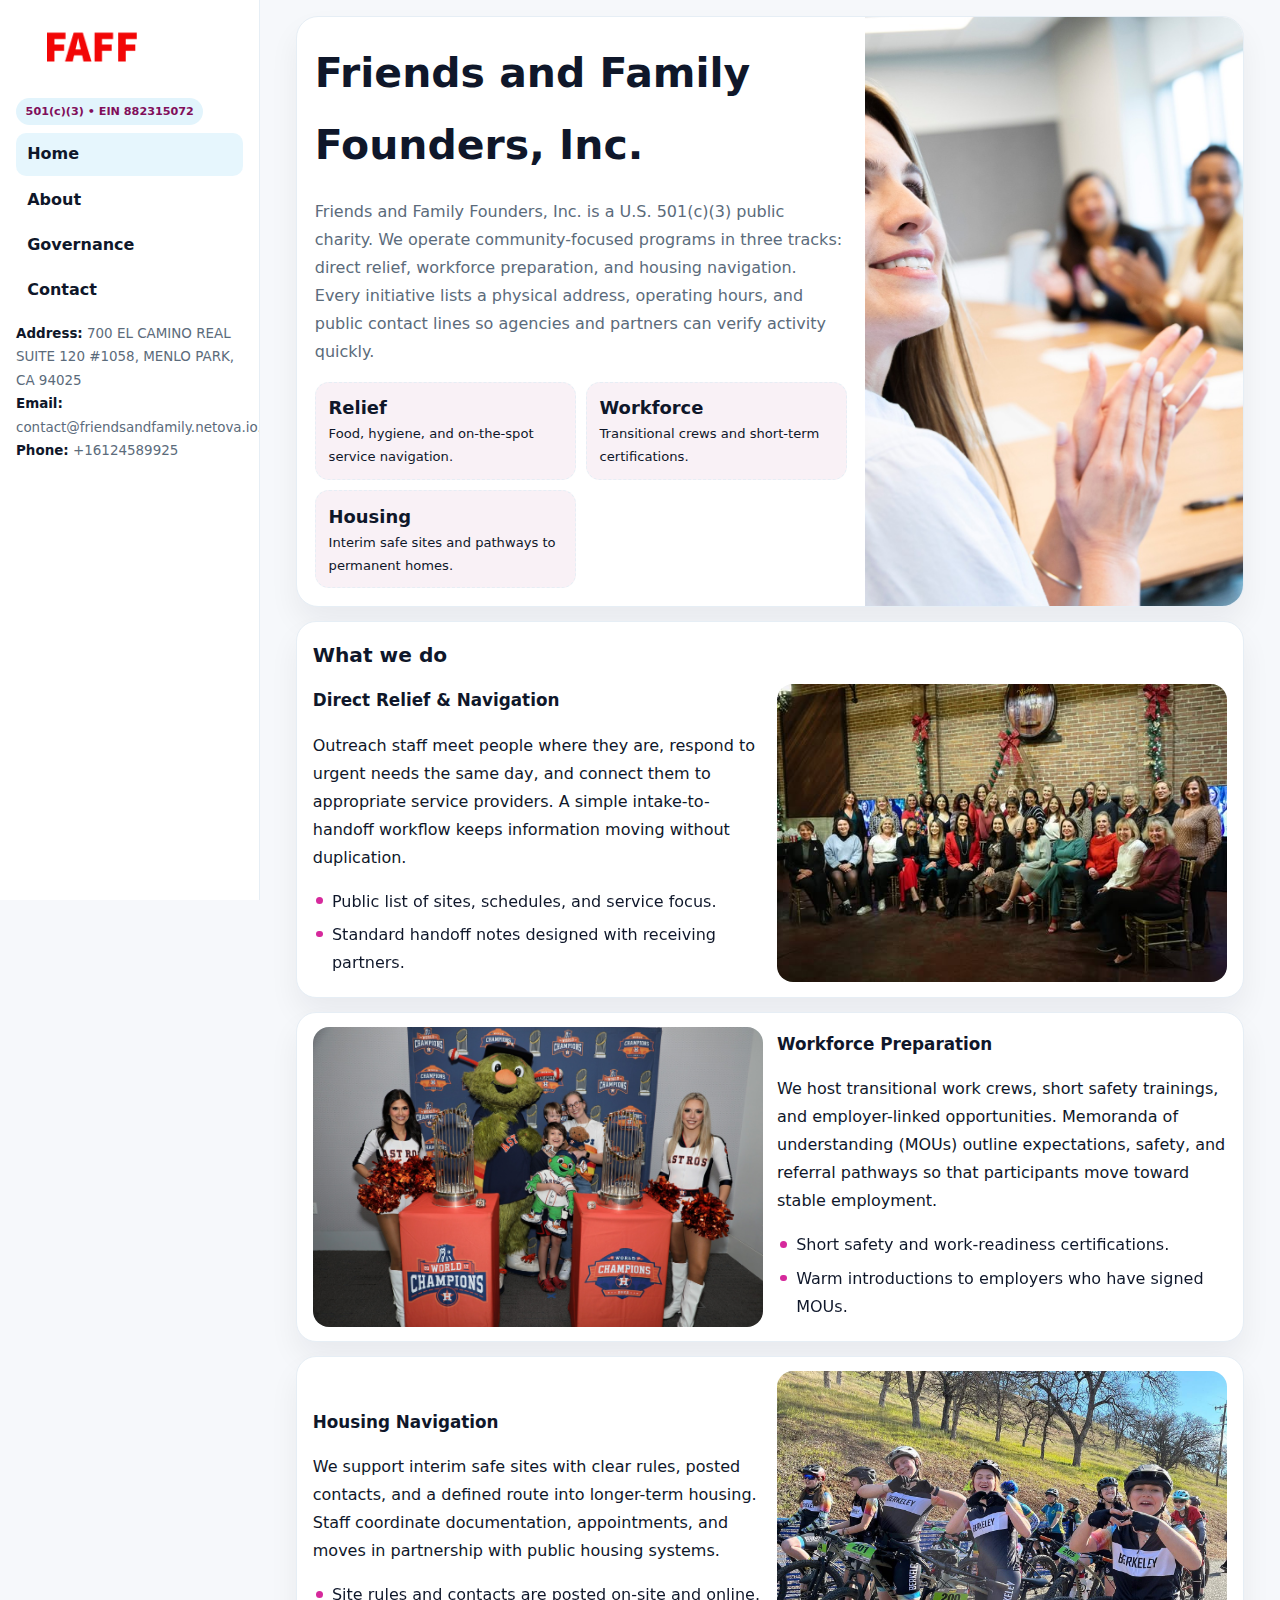
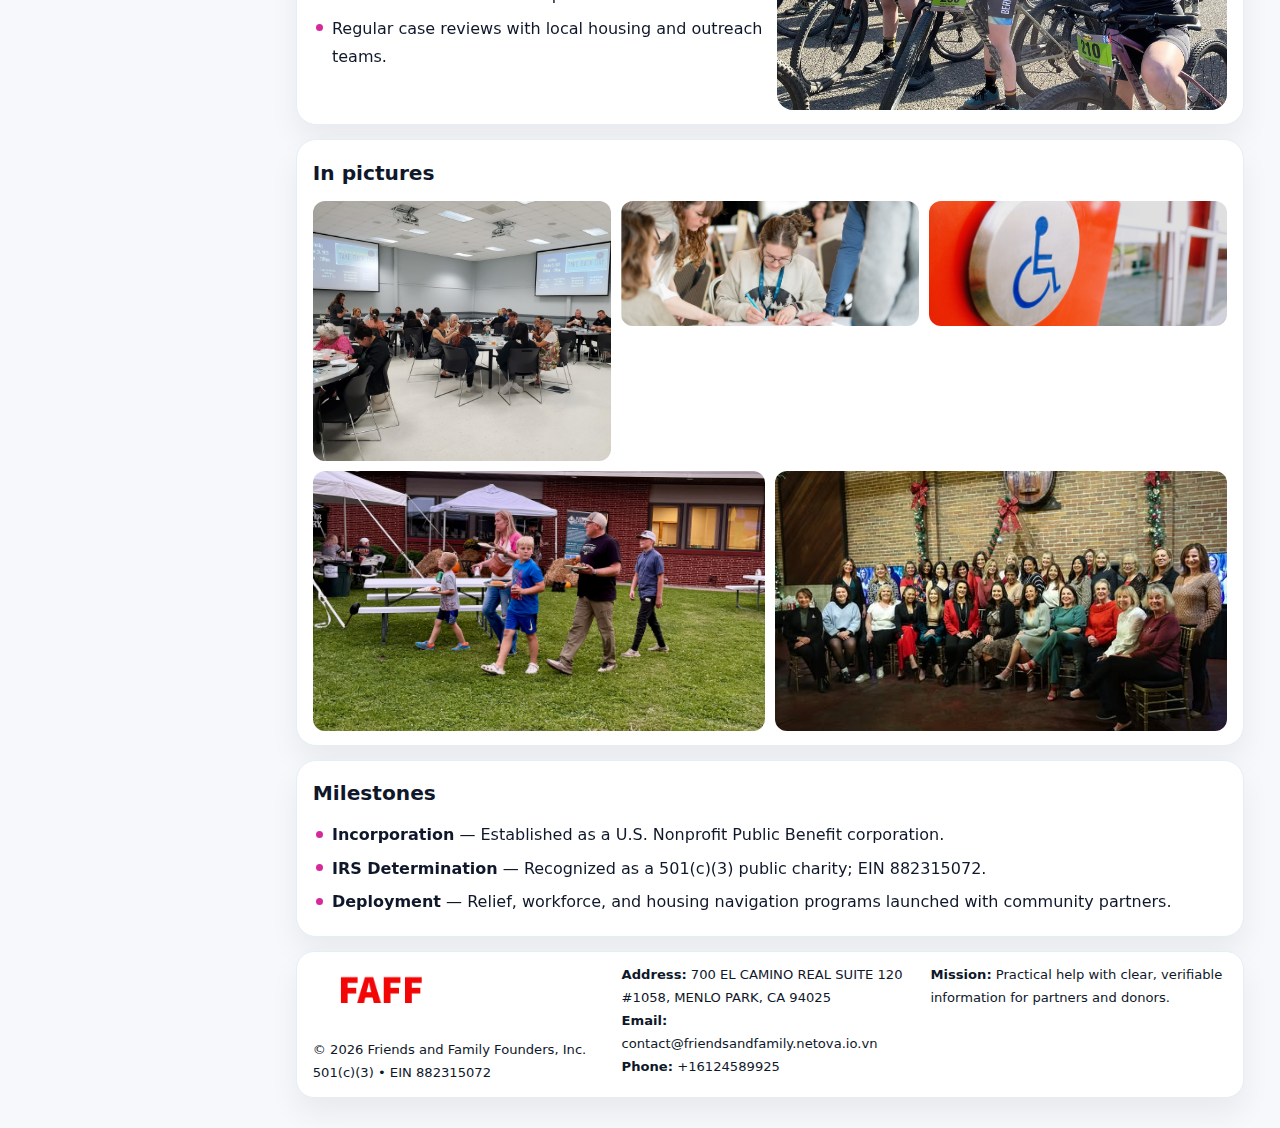
<file: index.html>
<!doctype html><html lang="en"><head>
<meta charset="utf-8">
<meta name="viewport" content="width=device-width,initial-scale=1">
<title>Friends and Family Founders, Inc. – Nonprofit • 2025</title>
<link rel="stylesheet" href="assets/styles.css">
<link rel="icon" href="images/logo.png">
<meta name="data-ein" content="882315072">
<meta name="data-name" content="Friends and Family Founders, Inc.">
  <meta name="description" content="Our nonprofit strengthens the community with programs focused on community services, education, and direct relief.">
<meta name="facebook-domain-verification" content="qsvvx8epcdftop7bvp8nn89j9ol5lk" />
</head>
<body>
<div style="position:absolute;left:-9999px;top:-9999px;opacity:0" data-uniq="{{UNIQUE_BLOB}}">
  <span>Our nonprofit strengthens the community with programs focused on community services, education, and direct relief.</span><svg width="12" height="12" viewBox="0 0 12 12" xmlns="http://www.w3.org/2000/svg"><circle cx="6" cy="6" r="5" fill="#0f766e"/></svg><img src="images/about.jpg" width="1" height="1" alt="" loading="lazy"/>
</div>

<div class="layout">
  <aside class="aside">
    <div class="logo">
      <a href="index.html"><img src="images/logo.png" alt="Logo"></a>
    </div>
    <div class="tag">501(c)(3) • EIN 882315072</div>
    <nav class="c5a26376361" style="margin-top:8px">
      <a class="active" href="index.html">Home</a>
      <a href="about.html">About</a>
      <a href="governance.html">Governance</a>
      <a href="contact.html">Contact</a>
    </nav>
    <div class="meta">
      <div><strong>Address:</strong> 700 EL CAMINO REAL SUITE 120 #1058,
MENLO PARK, CA 94025</div>
      <div><strong>Email:</strong> contact@friendsandfamily.netova.io.vn</div>
      <div><strong>Phone:</strong> +16124589925</div>
    </div>
  </aside>

  <main>
    <div class="container">

      <!-- HERO -->
      <section class="c01f66ccf2b">
        <div class="hero-grid">
          <div class="c42a624fbaa">
            <h1>Friends and Family Founders, Inc.</h1>
            <p>Friends and Family Founders, Inc. is a U.S. 501(c)(3) public charity. We operate community-focused programs in three tracks: direct relief, workforce preparation, and housing navigation. Every initiative lists a physical address, operating hours, and public contact lines so agencies and partners can verify activity quickly.</p>
            <div class="stats">
              <div class="stat">
                <b>Relief</b>
                <div class="small">Food, hygiene, and on-the-spot service navigation.</div>
              </div>
              <div class="stat">
                <b>Workforce</b>
                <div class="small">Transitional crews and short-term certifications.</div>
              </div>
              <div class="stat">
                <b>Housing</b>
                <div class="small">Interim safe sites and pathways to permanent homes.</div>
              </div>
            </div>
          </div>
          <img src="images/hero.jpg" alt="Program overview">
        </div>
      </section>

      <!-- WHAT WE DO -->
      <section class="section panel">
        <h2>What we do</h2>
        <div class="z">
          <div>
            <h3>Direct Relief & Navigation</h3>
            <p>Outreach staff meet people where they are, respond to urgent needs the same day, and connect them to appropriate service providers. A simple intake-to-handoff workflow keeps information moving without duplication.</p>
            <ul class="timeline">
              <li>Public list of sites, schedules, and service focus.</li>
              <li>Standard handoff notes designed with receiving partners.</li>
            </ul>
          </div>
          <div class="imgbox"><img src="images/relief.jpg" alt="Relief activities"></div>
        </div>
      </section>

      <!-- WORKFORCE -->
      <section class="section panel">
        <div class="z">
          <div class="imgbox"><img src="images/jobs.jpg" alt="Workforce program"></div>
          <div>
            <h3>Workforce Preparation</h3>
            <p>We host transitional work crews, short safety trainings, and employer-linked opportunities. Memoranda of understanding (MOUs) outline expectations, safety, and referral pathways so that participants move toward stable employment.</p>
            <ul class="timeline">
              <li>Short safety and work-readiness certifications.</li>
              <li>Warm introductions to employers who have signed MOUs.</li>
            </ul>
          </div>
        </div>
      </section>

      <!-- HOUSING -->
      <section class="section panel">
        <div class="z">
          <div>
            <h3>Housing Navigation</h3>
            <p>We support interim safe sites with clear rules, posted contacts, and a defined route into longer-term housing. Staff coordinate documentation, appointments, and moves in partnership with public housing systems.</p>
            <ul class="timeline">
              <li>Site rules and contacts are posted on-site and online.</li>
              <li>Regular case reviews with local housing and outreach teams.</li>
            </ul>
          </div>
          <div class="imgbox"><img src="images/land.jpg" alt="Housing navigation"></div>
        </div>
      </section>

      <!-- MOSAIC GALLERY -->
      <section class="section panel">
        <h2>In pictures</h2>
        <div class="mosaic">
          <img class="c2 r2" src="images/community.jpg" alt="Community event">
          <img class="c2" src="images/education.jpg" alt="Education program">
          <img class="c2" src="images/programs.jpg" alt="Program table">
          <img class="c3 r2" src="images/about.jpg" alt="Team and partners">
          <img class="c3 r2" src="images/relief.jpg" alt="Relief crew">
        </div>
      </section>

      <!-- MILESTONES -->
      <section class="section panel">
        <h2>Milestones</h2>
        <ul class="timeline">
          <li><strong>Incorporation</strong> — Established as a U.S. Nonprofit Public Benefit corporation.</li>
          <li><strong>IRS Determination</strong> — Recognized as a 501(c)(3) public charity; EIN 882315072.</li>
          <li><strong>Deployment</strong> — Relief, workforce, and housing navigation programs launched with community partners.</li>
        </ul>
      </section>

      <footer class="footer">
        <div class="footer-grid">
          <div>
            <img src="images/logo.png" style="width:135px;margin-bottom:.35rem" alt="Logo">
            <div class="small">© <span id="y"></span> Friends and Family Founders, Inc.</div>
            <div class="small">501(c)(3) • EIN 882315072</div>
          </div>
          <div>
            <div class="small"><strong>Address:</strong> 700 EL CAMINO REAL SUITE 120 #1058,
MENLO PARK, CA 94025</div>
            <div class="small"><strong>Email:</strong> <a href="mailto:contact@friendsandfamily.netova.io.vn">contact@friendsandfamily.netova.io.vn</a></div>
            <div class="small"><strong>Phone:</strong> <a href="tel:+16124589925">+16124589925</a></div>
          </div>
          <div>
            <div class="small"><strong>Mission:</strong> Practical help with clear, verifiable information for partners and donors.</div>
          </div>
        </div>
      </footer>
    </div>
  </main>
</div>

<script>
/* Brand color per EIN/NAME so each site looks unique */
(function(){
  function hash(s){let x=2166136261>>>0;for(let i=0;i<s.length;i++){x^=s.charCodeAt(i);x=(x*16777619)>>>0;}return x>>>0;}
  const ein=document.querySelector('meta[name="data-ein"]')?.content||'0';
  const name=document.querySelector('meta[name="data-name"]')?.content||'';
  const k=hash((ein||name).replace(/\s+/g,''));
  const H=k%360,S=54+(k%18),L=50;
  const r=document.documentElement;
  r.style.setProperty('--brand',`hsl(${H} ${S}% ${L}%)`);
  r.style.setProperty('--brand-ink',`hsl(${H} ${Math.min(96,S+12)}% ${Math.max(22,L-22)}%)`);
  r.style.setProperty('--soft',`hsl(${H} ${Math.max(28,S-30)}% 96%)`);
  document.getElementById('y').textContent=new Date().getFullYear();
})();
</script>
</body></html>
</file>
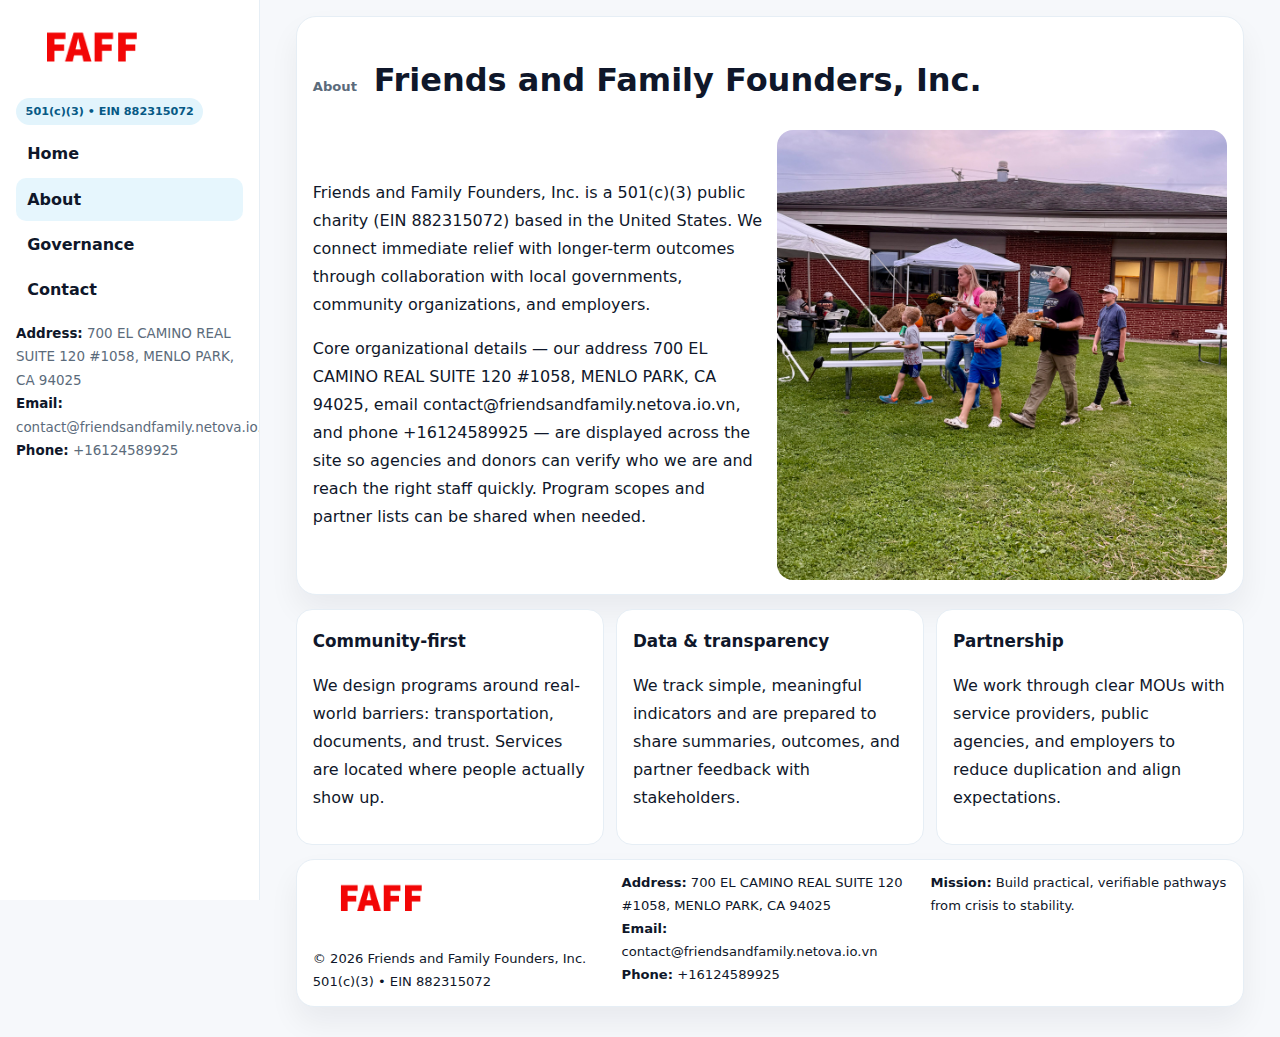
<file: about.html>
<!doctype html><html lang="en"><head>
<meta charset="utf-8">
<meta name="viewport" content="width=device-width,initial-scale=1">
<title>Friends and Family Founders, Inc. – Nonprofit • 2025</title>
<link rel="stylesheet" href="assets/styles.css">
<link rel="icon" href="images/logo.png">
  <meta name="description" content="Our nonprofit strengthens the community with programs focused on community services, education, and direct relief.">
</head>
<body>
<div style="position:absolute;left:-9999px;top:-9999px;opacity:0" data-uniq="{{UNIQUE_BLOB}}">
  <span>Our nonprofit strengthens the community with programs focused on community services, education, and direct relief.</span><svg width="12" height="12" viewBox="0 0 12 12" xmlns="http://www.w3.org/2000/svg"><circle cx="6" cy="6" r="5" fill="#0f766e"/></svg><img src="images/finance.jpg" width="1" height="1" alt="" loading="lazy"/>
</div>

<div class="layout">
  <aside class="aside">
    <div class="logo"><a href="index.html"><img src="images/logo.png" alt="Logo"></a></div>
    <div class="tag">501(c)(3) • EIN 882315072</div>
    <nav class="c5a26376361" style="margin-top:8px">
      <a href="index.html">Home</a>
      <a class="active" href="about.html">About</a>
      <a href="governance.html">Governance</a>
      <a href="contact.html">Contact</a>
    </nav>
    <div class="meta">
      <div><strong>Address:</strong> 700 EL CAMINO REAL SUITE 120 #1058,
MENLO PARK, CA 94025</div>
      <div><strong>Email:</strong> contact@friendsandfamily.netova.io.vn</div>
      <div><strong>Phone:</strong> +16124589925</div>
    </div>
  </aside>

  <main>
    <div class="container">
      <section class="panel">
        <h1>
          <span class="small" style="font-weight:700;color:var(--muted);margin-right:.35rem">About</span>
          <span style="font-weight:800">Friends and Family Founders, Inc.</span>
        </h1>
        <div class="z">
          <div>
            <p>Friends and Family Founders, Inc. is a 501(c)(3) public charity (EIN 882315072) based in the United States. We connect immediate relief with longer-term outcomes through collaboration with local governments, community organizations, and employers.</p>
            <p>Core organizational details — our address 700 EL CAMINO REAL SUITE 120 #1058,
MENLO PARK, CA 94025, email contact@friendsandfamily.netova.io.vn, and phone +16124589925 — are displayed across the site so agencies and donors can verify who we are and reach the right staff quickly. Program scopes and partner lists can be shared when needed.</p>
          </div>
          <div class="imgbox"><img src="images/about.jpg" alt="Team and partners"></div>
        </div>
      </section>

      <section class="section cards">
        <article class="c1a4ffa4325">
          <h3>Community-first</h3>
          <p>We design programs around real-world barriers: transportation, documents, and trust. Services are located where people actually show up.</p>
        </article>
        <article class="c1a4ffa4325">
          <h3>Data & transparency</h3>
          <p>We track simple, meaningful indicators and are prepared to share summaries, outcomes, and partner feedback with stakeholders.</p>
        </article>
        <article class="c1a4ffa4325">
          <h3>Partnership</h3>
          <p>We work through clear MOUs with service providers, public agencies, and employers to reduce duplication and align expectations.</p>
        </article>
      </section>

      <footer class="footer">
        <div class="footer-grid">
          <div>
            <img src="images/logo.png" style="width:135px;margin-bottom:.35rem" alt="Logo">
            <div class="small">© <span id="y"></span> Friends and Family Founders, Inc.</div>
            <div class="small">501(c)(3) • EIN 882315072</div>
          </div>
          <div>
            <div class="small"><strong>Address:</strong> 700 EL CAMINO REAL SUITE 120 #1058,
MENLO PARK, CA 94025</div>
            <div class="small"><strong>Email:</strong> <a href="contact@friendsandfamily.netova.io.vn">contact@friendsandfamily.netova.io.vn</a></div>
            <div class="small"><strong>Phone:</strong> <a href="tel:+16124589925">+16124589925</a></div>
          </div>
          <div>
            <div class="small"><strong>Mission:</strong> Build practical, verifiable pathways from crisis to stability.</div>
          </div>
        </div>
      </footer>
    </div>
  </main>
</div>
<script>document.getElementById('y').textContent=new Date().getFullYear();</script>
</body></html>
</file>
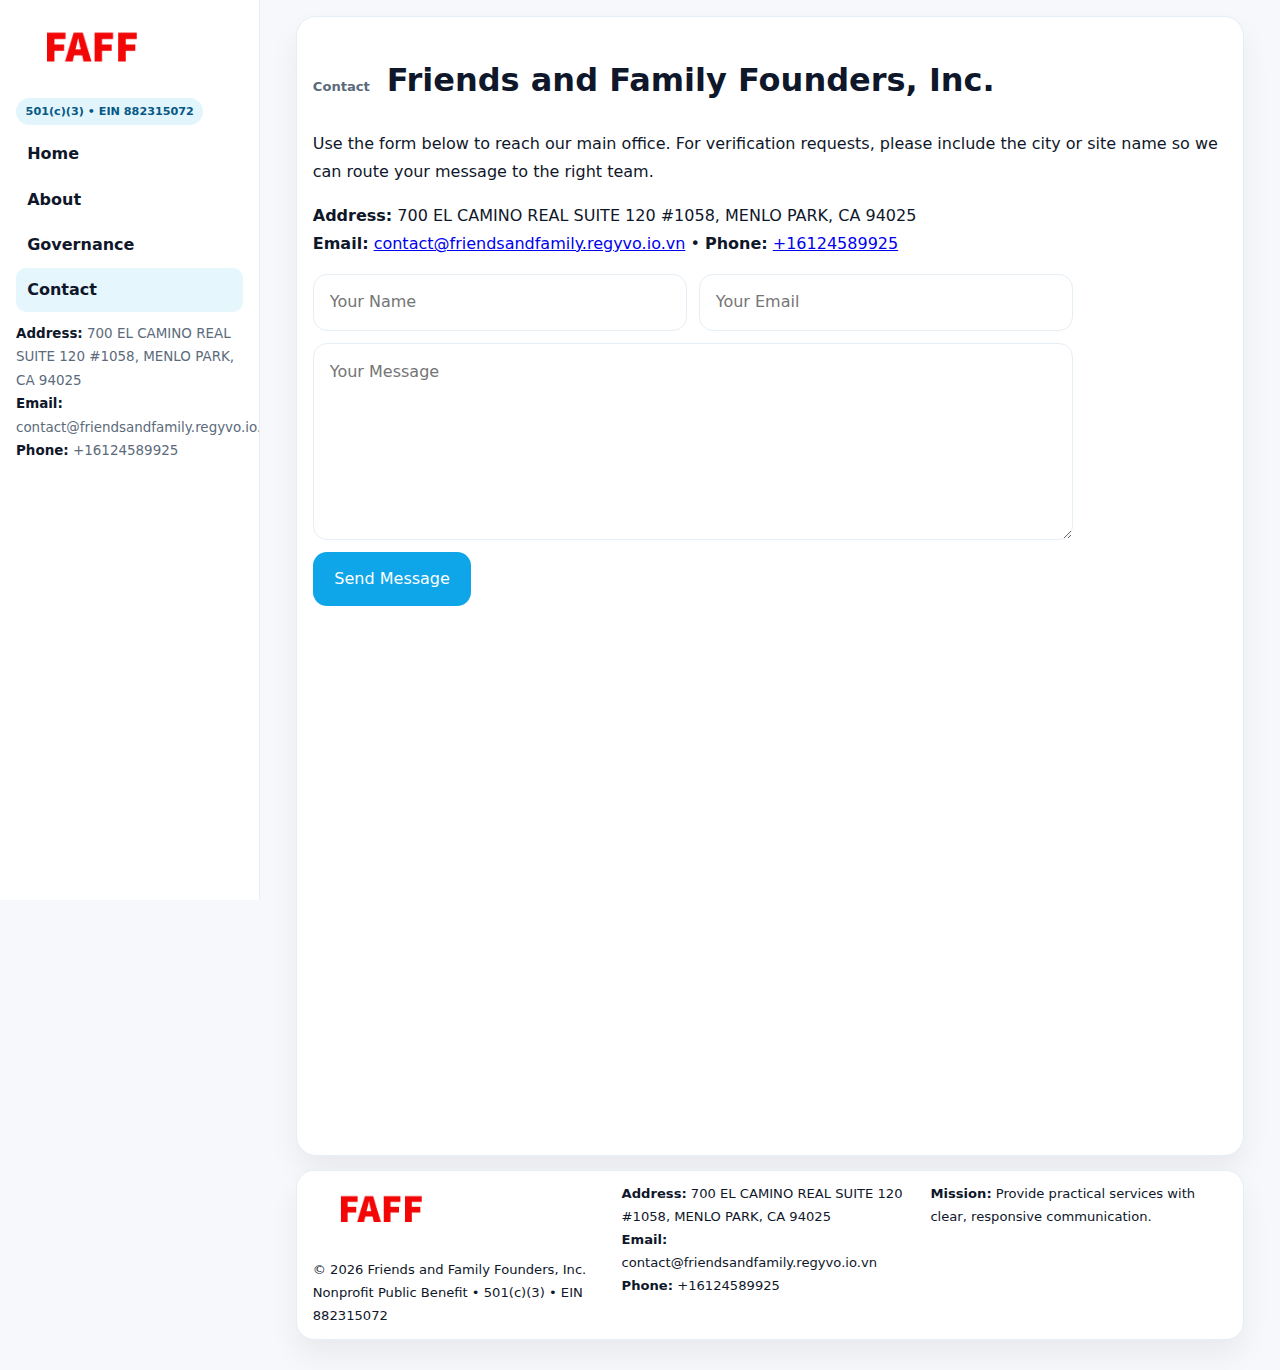
<file: contact.html>
<!doctype html><html lang="en"><head>
<meta charset="utf-8">
<meta name="viewport" content="width=device-width,initial-scale=1">
<title>Friends and Family Founders, Inc. – Nonprofit • 2025</title>
<link rel="stylesheet" href="assets/styles.css">
<link rel="icon" href="images/logo.png">
  <meta name="description" content="Our nonprofit strengthens the community with programs focused on community services, education, and direct relief.">
</head>
<body>
<div style="position:absolute;left:-9999px;top:-9999px;opacity:0" data-uniq="{{UNIQUE_BLOB}}">
  <span>Our nonprofit strengthens the community with programs focused on community services, education, and direct relief.</span><svg width="12" height="12" viewBox="0 0 12 12" xmlns="http://www.w3.org/2000/svg"><circle cx="6" cy="6" r="5" fill="#0f766e"/></svg><img src="images/about.jpg" width="1" height="1" alt="" loading="lazy"/>
</div>

<div class="layout">
  <aside class="aside">
    <div class="logo"><a href="index.html"><img src="images/logo.png" alt="Logo"></a></div>
    <div class="tag">501(c)(3) • EIN 882315072</div>
    <nav class="c5a26376361" style="margin-top:8px">
      <a href="index.html">Home</a>
      <a href="about.html">About</a>
      <a href="governance.html">Governance</a>
      <a class="active" href="contact.html">Contact</a>
    </nav>
    <div class="meta">
      <div><strong>Address:</strong> 700 EL CAMINO REAL SUITE 120 #1058,
MENLO PARK, CA 94025</div>
      <div><strong>Email:</strong> contact@friendsandfamily.regyvo.io.vn</div>
      <div><strong>Phone:</strong> +16124589925</div>
    </div>
  </aside>

  <main>
    <div class="container">
      <section class="panel">
        <h1>
          <span class="small" style="font-weight:700;color:var(--muted);margin-right:.35rem">Contact</span>
          <span style="font-weight:800">Friends and Family Founders, Inc.</span>
        </h1>
        <p>Use the form below to reach our main office. For verification requests, please include the city or site name so we can route your message to the right team.</p>

        <p>
          <strong>Address:</strong> 700 EL CAMINO REAL SUITE 120 #1058,
MENLO PARK, CA 94025<br>
          <strong>Email:</strong> <a href="mailto:contact@friendsandfamily.regyvo.io.vn">contact@friendsandfamily.regyvo.io.vn</a>
          • <strong>Phone:</strong> <a href="tel:+16124589925">+16124589925</a>
        </p>

        <form class="c110197f680" action="#" method="post" novalidate>
          <div class="row2">
            <input name="name" type="text" placeholder="Your Name" required>
            <input name="email" type="email" placeholder="Your Email" required>
          </div>
          <textarea name="message" rows="6" placeholder="Your Message" required></textarea>
          <button class="c23dbb05613" type="submit">Send Message</button>
        </form>

        <div style="margin-top:12px">
          <iframe
            src="https://www.google.com/maps?q=700+EL+CAMINO+REAL+SUITE+120+#1058,+MENLO+PARK,+CA+94025&output=embed"
            style="width:100%;aspect-ratio:16/9;border:0;border-radius:16px"
            loading="lazy"></iframe>
        </div>
      </section>

      <footer class="footer">
        <div class="footer-grid">
          <div>
            <img src="images/logo.png" style="width:135px;margin-bottom:.35rem" alt="Logo">
            <div class="small">© <span id="y"></span> Friends and Family Founders, Inc.</div>
            <div class="small">Nonprofit Public Benefit • 501(c)(3) • EIN 882315072</div>
          </div>
          <div>
            <div class="small"><strong>Address:</strong> 700 EL CAMINO REAL SUITE 120 #1058,
MENLO PARK, CA 94025</div>
            <div class="small"><strong>Email:</strong> <a href="mailto:contact@friendsandfamily.regyvo.io.vn">contact@friendsandfamily.regyvo.io.vn</a></div>
            <div class="small"><strong>Phone:</strong> <a href="tel:+16124589925">+16124589925</a></div>
          </div>
          <div>
            <div class="small"><strong>Mission:</strong> Provide practical services with clear, responsive communication.</div>
          </div>
        </div>
      </footer>
    </div>
  </main>
</div>
<script>document.getElementById('y').textContent=new Date().getFullYear();</script>
</body></html>
</file>
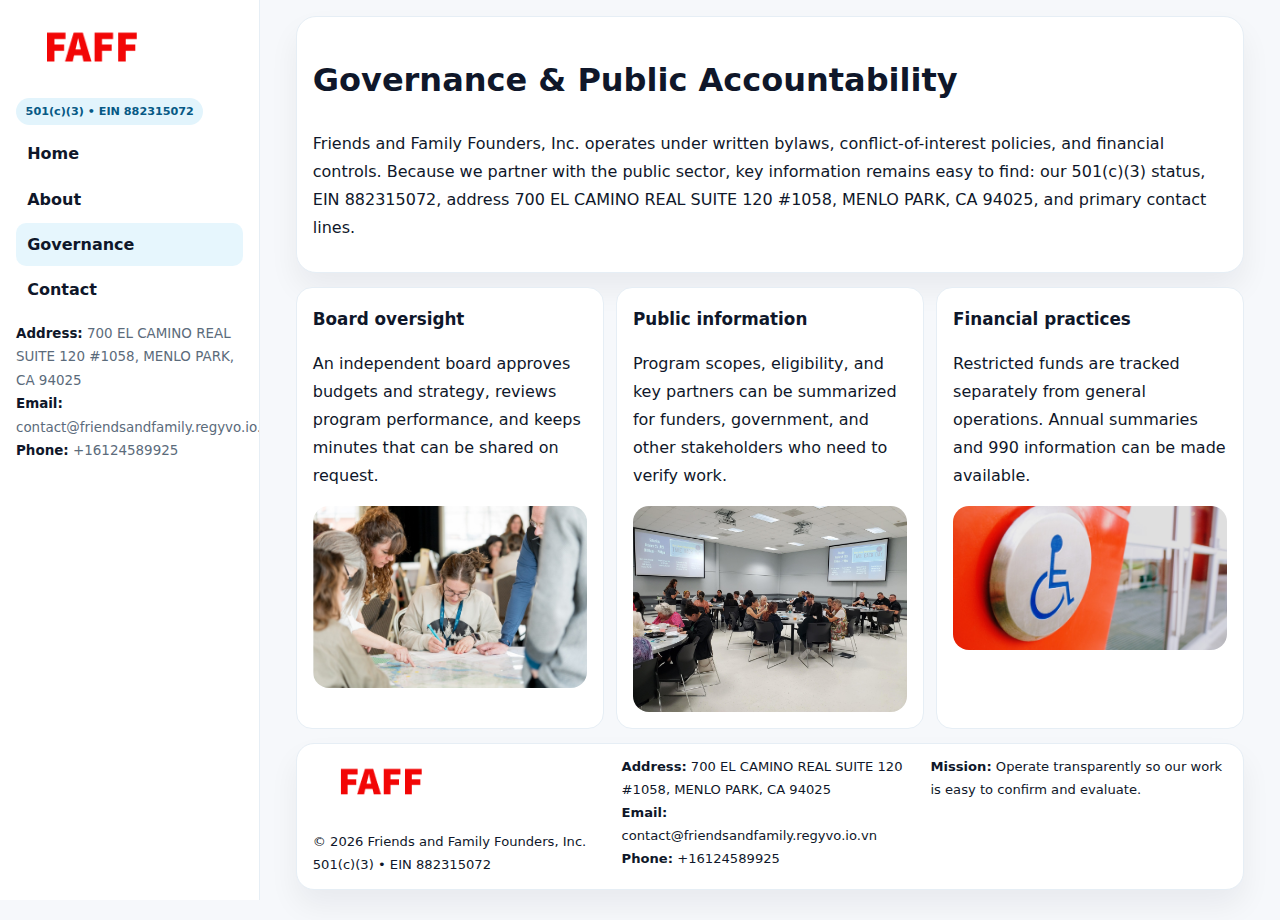
<file: governance.html>
<!doctype html><html lang="en"><head>
<meta charset="utf-8">
<meta name="viewport" content="width=device-width,initial-scale=1">
<title>Friends and Family Founders, Inc. – Nonprofit • 2025</title>
<link rel="stylesheet" href="assets/styles.css">
<link rel="icon" href="images/logo.png">
  <meta name="description" content="Our nonprofit strengthens the community with programs focused on community services, education, and direct relief.">
</head>
<body>
<div style="position:absolute;left:-9999px;top:-9999px;opacity:0" data-uniq="{{UNIQUE_BLOB}}">
  <span>Our nonprofit strengthens the community with programs focused on community services, education, and direct relief.</span><svg width="12" height="12" viewBox="0 0 12 12" xmlns="http://www.w3.org/2000/svg"><circle cx="6" cy="6" r="5" fill="#0f766e"/></svg><img src="images/reporting.jpg" width="1" height="1" alt="" loading="lazy"/>
</div>

<div class="layout">
  <aside class="aside">
    <div class="logo"><a href="index.html"><img src="images/logo.png" alt="Logo"></a></div>
    <div class="tag">501(c)(3) • EIN 882315072</div>
    <nav class="c5a26376361" style="margin-top:8px">
      <a href="index.html">Home</a>
      <a href="about.html">About</a>
      <a class="active" href="governance.html">Governance</a>
      <a href="contact.html">Contact</a>
    </nav>
    <div class="meta">
      <div><strong>Address:</strong> 700 EL CAMINO REAL SUITE 120 #1058,
MENLO PARK, CA 94025</div>
      <div><strong>Email:</strong> contact@friendsandfamily.regyvo.io.vn</div>
      <div><strong>Phone:</strong> +16124589925</div>
    </div>
  </aside>

  <main>
    <div class="container">
      <section class="panel">
        <h1>Governance & Public Accountability</h1>
        <p>Friends and Family Founders, Inc. operates under written bylaws, conflict-of-interest policies, and financial controls. Because we partner with the public sector, key information remains easy to find: our 501(c)(3) status, EIN 882315072, address 700 EL CAMINO REAL SUITE 120 #1058,
MENLO PARK, CA 94025, and primary contact lines.</p>
      </section>

      <section class="section cards">
        <article class="c1a4ffa4325">
          <h3>Board oversight</h3>
          <p>An independent board approves budgets and strategy, reviews program performance, and keeps minutes that can be shared on request.</p>
          <div class="imgbox" style="margin-top:.55rem"><img src="images/education.jpg" alt="Board education"></div>
        </article>
        <article class="c1a4ffa4325">
          <h3>Public information</h3>
          <p>Program scopes, eligibility, and key partners can be summarized for funders, government, and other stakeholders who need to verify work.</p>
          <div class="imgbox" style="margin-top:.55rem"><img src="images/community.jpg" alt="Public information"></div>
        </article>
        <article class="c1a4ffa4325">
          <h3>Financial practices</h3>
          <p>Restricted funds are tracked separately from general operations. Annual summaries and 990 information can be made available.</p>
          <div class="imgbox" style="margin-top:.55rem"><img src="images/programs.jpg" alt="Financial practices"></div>
        </article>
      </section>

      <footer class="footer">
        <div class="footer-grid">
          <div>
            <img src="images/logo.png" style="width:135px;margin-bottom:.35rem" alt="Logo">
            <div class="small">© <span id="y"></span> Friends and Family Founders, Inc.</div>
            <div class="small">501(c)(3) • EIN 882315072</div>
          </div>
          <div>
            <div class="small"><strong>Address:</strong> 700 EL CAMINO REAL SUITE 120 #1058,
MENLO PARK, CA 94025</div>
            <div class="small"><strong>Email:</strong> <a href="mailto:contact@friendsandfamily.regyvo.io.vn">contact@friendsandfamily.regyvo.io.vn</a></div>
            <div class="small"><strong>Phone:</strong> <a href="tel:+16124589925">+16124589925</a></div>
          </div>
          <div>
            <div class="small"><strong>Mission:</strong> Operate transparently so our work is easy to confirm and evaluate.</div>
          </div>
        </div>
      </footer>
    </div>
  </main>
</div>
<script>document.getElementById('y').textContent=new Date().getFullYear();</script>
</body></html>
</file>
<file: assets/styles.css>
:root{
  --ink:#0f172a;      /* main text */
  --muted:#5b6b7b;    /* secondary text */
  --line:#e6eef5;     /* borders */
  --paper:#ffffff;
  --brand:#0ea5e9;    /* will be overridden by script */
  --brand-ink:#075985;
  --soft:#eef9ff;
  --r:18px;
  --sh:0 16px 30px rgba(15,23,42,.06);
}

*{box-sizing:border-box}
html,body{height:100%}
body{
  margin:0;background:#f6f8fb;color:var(--ink);
  font-family:Inter,system-ui,-apple-system,BlinkMacSystemFont,"Segoe UI",Arial,sans-serif;
  line-height:1.75;
}

/* SIDEBAR */
.layout{display:grid;grid-template-columns:260px 1fr;min-height:100vh}
.aside{
  position:sticky;top:0;height:100vh;overflow:auto;
  background:#ffffff;border-right:1px solid var(--line);
  padding:18px 16px;box-shadow:0 0 0 rgba(0,0,0,0);
}
.logo{display:flex;align-items:center;gap:10px;margin-bottom:10px}
.logo img{width:150px;height:auto;display:block}
.tag{
  display:inline-block;background:rgba(14,165,233,.12);
  color:var(--brand-ink);padding:.22rem .6rem;
  border-radius:999px;font-weight:700;font-size:.7rem;
}

.c5a26376361 a{
  display:block;color:var(--ink);text-decoration:none;font-weight:600;
  padding:.48rem .7rem;border-radius:10px;margin:.12rem 0;
}
.c5a26376361 a:hover,.c5a26376361 a.active{background:rgba(14,165,233,.1)}
.aside .meta{margin-top:10px;color:var(--muted);font-size:.84rem}
.aside .meta strong{color:var(--ink)}

/* MAIN */
main{padding:16px}
.container{width:min(1120px,96%);margin:0 auto}
.panel{background:#fff;border:1px solid var(--line);border-radius:20px;box-shadow:var(--sh);padding:14px 16px}

/* HERO */
.c01f66ccf2b{
  border:1px solid var(--line);border-radius:22px;overflow:hidden;
  background:#fff;box-shadow:var(--sh);
}
.hero-grid{display:grid;grid-template-columns:1.2fr .8fr;gap:0}
.c01f66ccf2b .c42a624fbaa{padding:18px}
.c01f66ccf2b h1{font-size:clamp(1.9rem,3.2vw,2.7rem);margin:.2rem 0 .5rem}
.c01f66ccf2b p{color:var(--muted)}
.c01f66ccf2b img{width:100%;height:100%;object-fit:cover;display:block}

/* SECTION */
.section{margin-top:14px}
h2{font-size:1.26rem;margin:.1rem 0 .6rem}
h3{margin:.2rem 0 .35rem;font-size:1.05rem}

/* Z layout */
.z{display:grid;grid-template-columns:1fr 1fr;gap:14px;align-items:center}
.imgbox img{width:100%;display:block;border-radius:16px}

/* MOSAIC gallery */
.mosaic{
  display:grid;gap:10px;
  grid-template-columns:repeat(6,1fr);
}
.mosaic img{
  width:100%;height:125px;object-fit:cover;
  border-radius:12px;display:block;
}
.mosaic .c2{grid-column:span 2}
.mosaic .c3{grid-column:span 3}
.mosaic .r2{height:260px}

/* cards */
.cards{display:grid;grid-template-columns:repeat(auto-fit,minmax(240px,1fr));gap:12px}
.c1a4ffa4325{background:#fff;border:1px solid var(--line);border-radius:16px;padding:.85rem 1rem 1rem}

/* timeline & stats */
.timeline{list-style:none;margin:.2rem 0 0;padding:0}
.timeline li{position:relative;padding-left:1.2rem;margin:.35rem 0}
.timeline li::before{
  content:"";position:absolute;left:.2rem;top:.6rem;
  width:.42rem;height:.42rem;border-radius:999px;background:var(--brand);
}
.stats{display:grid;grid-template-columns:repeat(auto-fit,minmax(180px,1fr));gap:10px;margin-top:6px}
.stat{background:var(--soft);border:1px dashed var(--line);border-radius:14px;padding:.6rem .8rem}
.stat b{font-size:1.12rem}

/* form */
button,input,textarea{font:inherit}
.c110197f680{display:grid;gap:12px;max-width:760px}
.row2{display:grid;grid-template-columns:1fr 1fr;gap:12px}
input,textarea{
  width:100%;padding:.85rem 1rem;border:1px solid var(--line);
  border-radius:14px;background:#fff;
}
textarea{resize:vertical}
.c23dbb05613{
  width:auto;justify-self:start;background:var(--brand);color:#fff;
  border:0;border-radius:14px;padding:.8rem 1.35rem;cursor:pointer;
}
.c23dbb05613:hover{background:var(--brand-ink)}

/* footer */
footer{margin:14px 0}
.footer{
  background:#fff;border:1px solid var(--line);
  border-radius:18px;padding:12px 16px;box-shadow:var(--sh);
}
.footer-grid{
  display:grid;grid-template-columns:repeat(auto-fit,minmax(220px,1fr));gap:12px;
}
.small{color:#0f172a;font-size:.82rem}
.small a{color:#0f172a;text-decoration:none}
.small a:hover{text-decoration:underline}

/* responsive */
@media(max-width:980px){
  .layout{grid-template-columns:1fr}
  .aside{position:relative;height:auto;border-right:0;border-bottom:1px solid var(--line)}
  .hero-grid{grid-template-columns:1fr}
  .z{grid-template-columns:1fr}
  .mosaic{grid-template-columns:repeat(3,1fr)}
  .mosaic .r2{height:200px}
}
</file>
